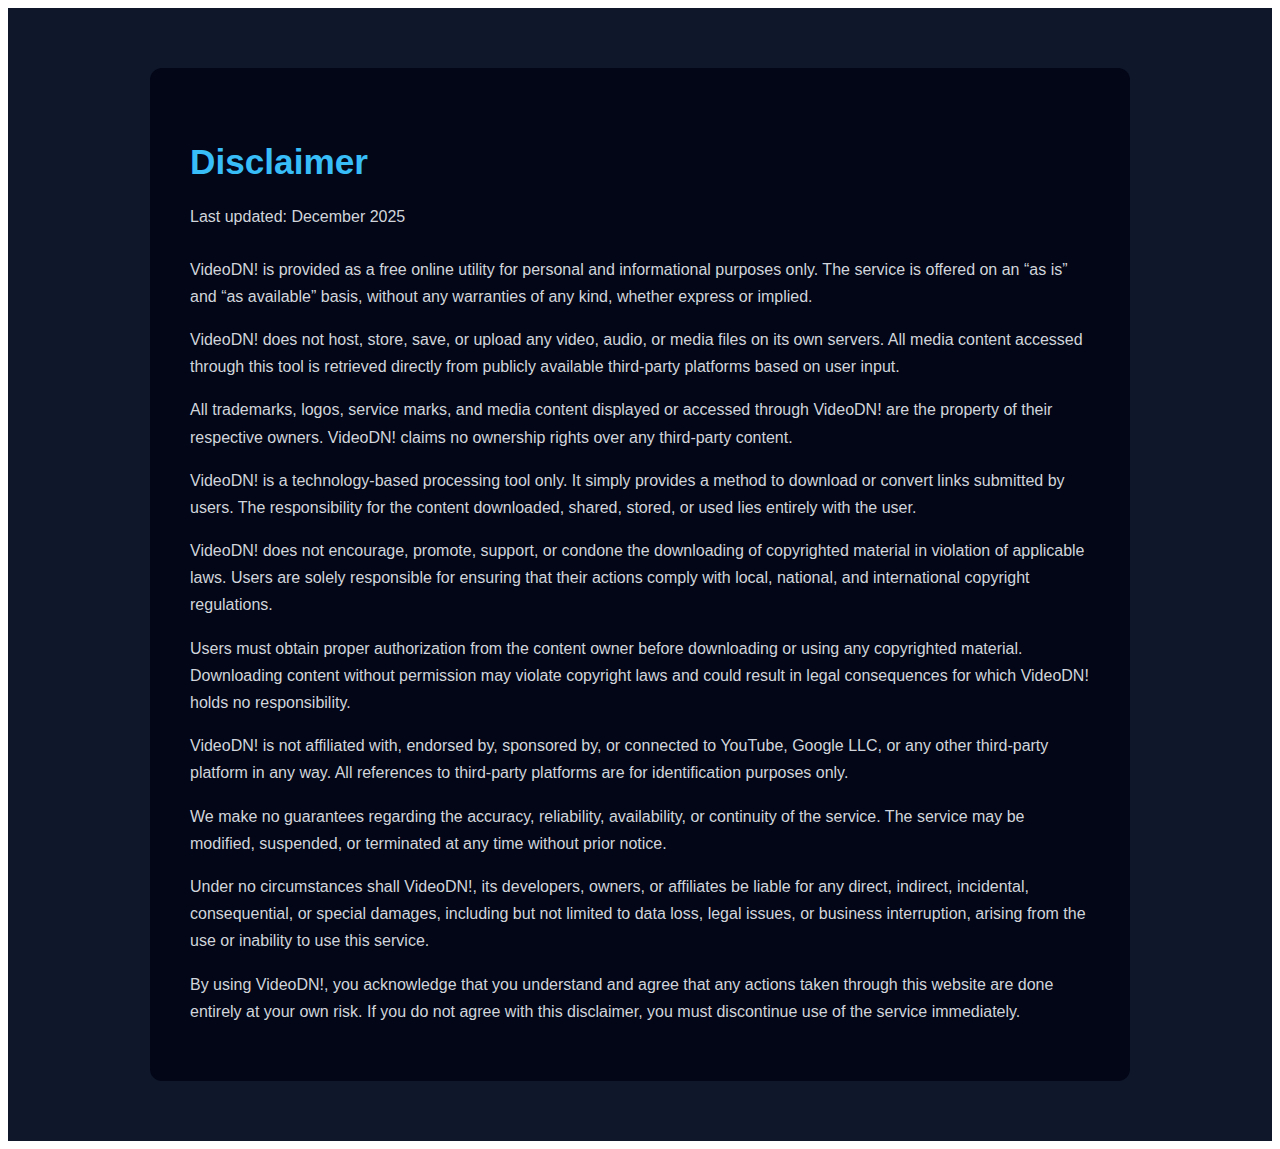
<file: desclaimer.html>
<!DOCTYPE html>
<html lang="en">
<head>
    <meta charset="UTF-8">
    <meta name="viewport" content="width=device-width, initial-scale=1.0">
    <link rel="stylesheet" href="legal-section.css">
    <title>Declaimer-VideoDN!</title>
</head>
<body>
    
    <section class="legal-section">
  <div class="legal-container">
    <h1>Disclaimer</h1>
    <p class="updated">Last updated: December 2025</p>

    <p>
      VideoDN! is provided as a free online utility for personal and informational
      purposes only. The service is offered on an “as is” and “as available” basis,
      without any warranties of any kind, whether express or implied.
    </p>

    <p>
      VideoDN! does not host, store, save, or upload any video, audio, or media files
      on its own servers. All media content accessed through this tool is retrieved
      directly from publicly available third-party platforms based on user input.
    </p>

    <p>
      All trademarks, logos, service marks, and media content displayed or accessed
      through VideoDN! are the property of their respective owners. VideoDN! claims
      no ownership rights over any third-party content.
    </p>

    <p>
      VideoDN! is a technology-based processing tool only. It simply provides a method
      to download or convert links submitted by users. The responsibility for the
      content downloaded, shared, stored, or used lies entirely with the user.
    </p>

    <p>
      VideoDN! does not encourage, promote, support, or condone the downloading of
      copyrighted material in violation of applicable laws. Users are solely
      responsible for ensuring that their actions comply with local, national,
      and international copyright regulations.
    </p>

    <p>
      Users must obtain proper authorization from the content owner before downloading
      or using any copyrighted material. Downloading content without permission may
      violate copyright laws and could result in legal consequences for which
      VideoDN! holds no responsibility.
    </p>

    <p>
      VideoDN! is not affiliated with, endorsed by, sponsored by, or connected to
      YouTube, Google LLC, or any other third-party platform in any way. All references
      to third-party platforms are for identification purposes only.
    </p>

    <p>
      We make no guarantees regarding the accuracy, reliability, availability, or
      continuity of the service. The service may be modified, suspended, or terminated
      at any time without prior notice.
    </p>

    <p>
      Under no circumstances shall VideoDN!, its developers, owners, or affiliates be
      liable for any direct, indirect, incidental, consequential, or special damages,
      including but not limited to data loss, legal issues, or business interruption,
      arising from the use or inability to use this service.
    </p>

    <p>
      By using VideoDN!, you acknowledge that you understand and agree that any actions
      taken through this website are done entirely at your own risk. If you do not
      agree with this disclaimer, you must discontinue use of the service immediately.
    </p>
  </div>
</section>


</body>
</html>
</file>
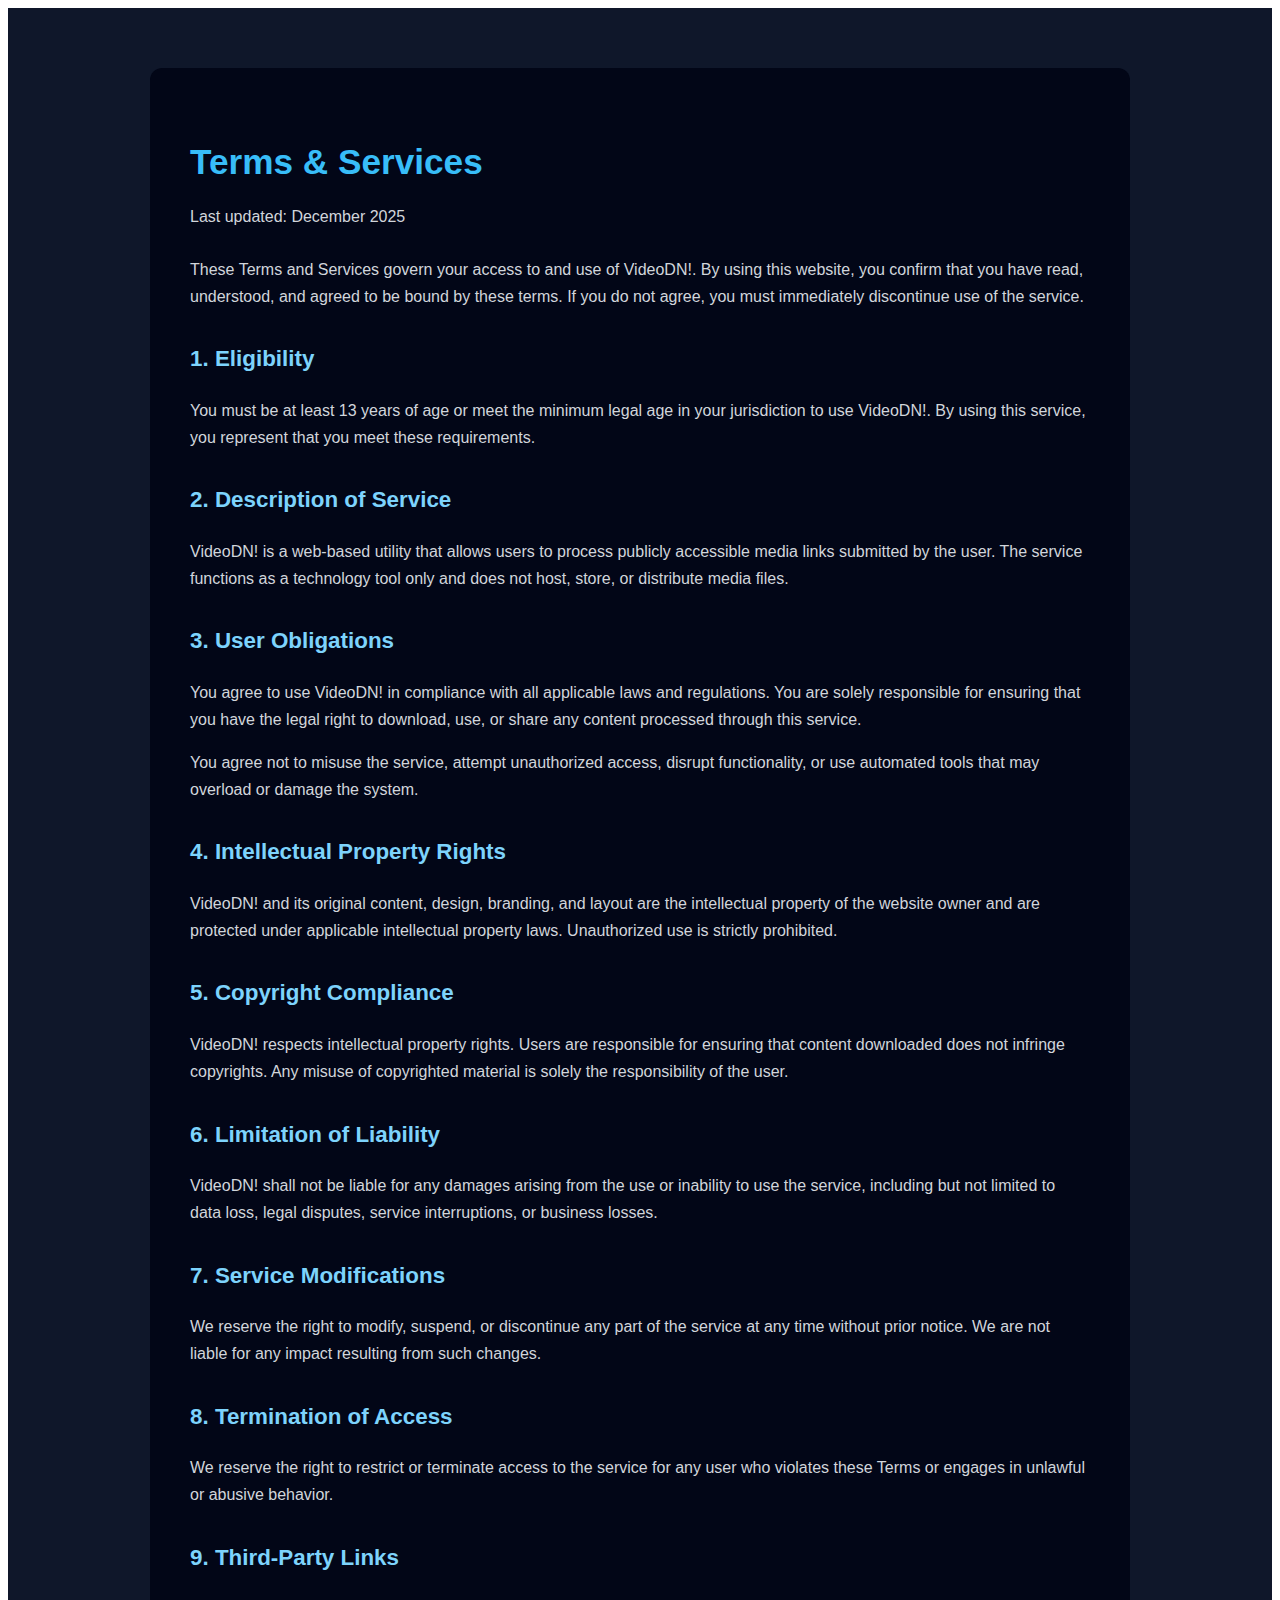
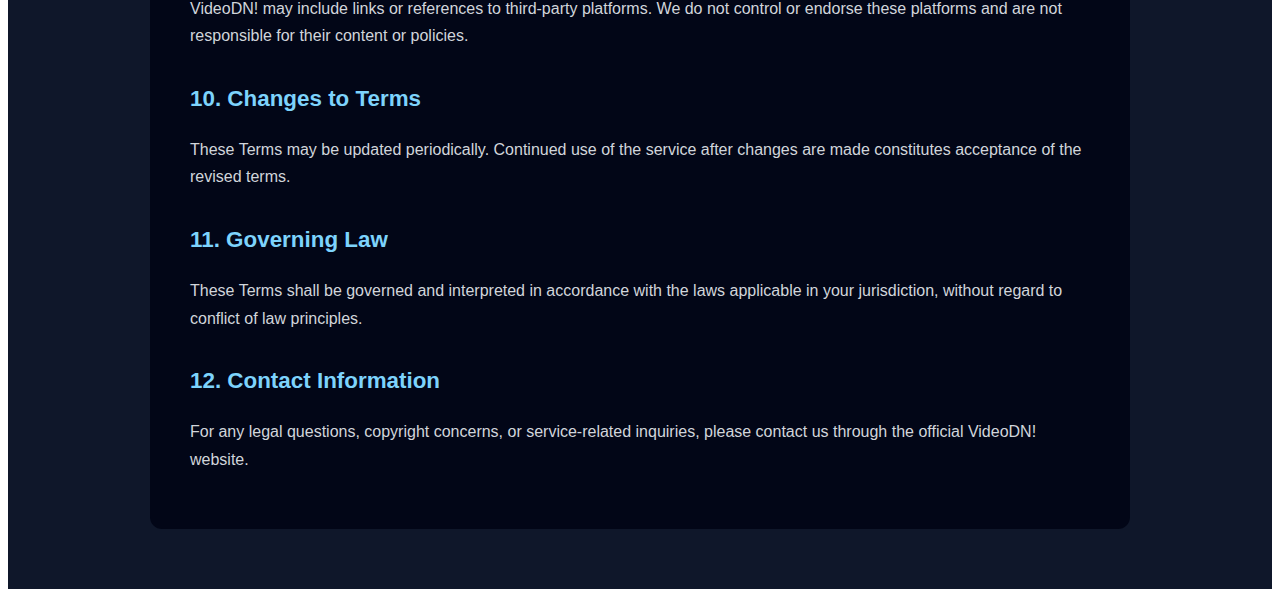
<file: terms&services.html>
<!DOCTYPE html>
<html lang="en">
<head>
    <meta charset="UTF-8">
    <meta name="viewport" content="width=device-width, initial-scale=1.0">
    <title>T&C-VideoDN!</title>
    <link rel="stylesheet" href="legal-section.css">
</head>
<body>
    <section class="legal-section">
  <div class="legal-container">
    <h1>Terms & Services</h1>
    <p class="updated">Last updated: December 2025</p>

    <p>
      These Terms and Services govern your access to and use of VideoDN!. By using
      this website, you confirm that you have read, understood, and agreed to be
      bound by these terms. If you do not agree, you must immediately discontinue
      use of the service.
    </p>

    <h2>1. Eligibility</h2>
    <p>
      You must be at least 13 years of age or meet the minimum legal age in your
      jurisdiction to use VideoDN!. By using this service, you represent that you
      meet these requirements.
    </p>

    <h2>2. Description of Service</h2>
    <p>
      VideoDN! is a web-based utility that allows users to process publicly
      accessible media links submitted by the user. The service functions as a
      technology tool only and does not host, store, or distribute media files.
    </p>

    <h2>3. User Obligations</h2>
    <p>
      You agree to use VideoDN! in compliance with all applicable laws and
      regulations. You are solely responsible for ensuring that you have the legal
      right to download, use, or share any content processed through this service.
    </p>

    <p>
      You agree not to misuse the service, attempt unauthorized access, disrupt
      functionality, or use automated tools that may overload or damage the system.
    </p>

    <h2>4. Intellectual Property Rights</h2>
    <p>
      VideoDN! and its original content, design, branding, and layout are the
      intellectual property of the website owner and are protected under applicable
      intellectual property laws. Unauthorized use is strictly prohibited.
    </p>

    <h2>5. Copyright Compliance</h2>
    <p>
      VideoDN! respects intellectual property rights. Users are responsible for
      ensuring that content downloaded does not infringe copyrights. Any misuse of
      copyrighted material is solely the responsibility of the user.
    </p>

    <h2>6. Limitation of Liability</h2>
    <p>
      VideoDN! shall not be liable for any damages arising from the use or inability
      to use the service, including but not limited to data loss, legal disputes,
      service interruptions, or business losses.
    </p>

    <h2>7. Service Modifications</h2>
    <p>
      We reserve the right to modify, suspend, or discontinue any part of the
      service at any time without prior notice. We are not liable for any impact
      resulting from such changes.
    </p>

    <h2>8. Termination of Access</h2>
    <p>
      We reserve the right to restrict or terminate access to the service for any
      user who violates these Terms or engages in unlawful or abusive behavior.
    </p>

    <h2>9. Third-Party Links</h2>
    <p>
      VideoDN! may include links or references to third-party platforms. We do not
      control or endorse these platforms and are not responsible for their content
      or policies.
    </p>

    <h2>10. Changes to Terms</h2>
    <p>
      These Terms may be updated periodically. Continued use of the service after
      changes are made constitutes acceptance of the revised terms.
    </p>

    <h2>11. Governing Law</h2>
    <p>
      These Terms shall be governed and interpreted in accordance with the laws
      applicable in your jurisdiction, without regard to conflict of law principles.
    </p>

    <h2>12. Contact Information</h2>
    <p>
      For any legal questions, copyright concerns, or service-related inquiries,
      please contact us through the official VideoDN! website.
    </p>
  </div>
</section>

</body>
</html>
</file>
<file: legal-section.css>
.legal-section {
  min-height: 100vh;
  background-color: #0f172a;
  padding: 60px 20px;
  color: #e5e7eb;
  font-family: Arial, Helvetica, sans-serif;
}

.legal-container {
  max-width: 900px;
  margin: auto;
  background-color: #020617;
  padding: 40px;
  border-radius: 12px;
  line-height: 1.7;
}

.legal-container h1 {
  font-size: 2.2rem;
  margin-bottom: 10px;
  color: #38bdf8;
}

.legal-container h2 {
  margin-top: 30px;
  font-size: 1.4rem;
  color: #7dd3fc;
}

.legal-container p {
  margin-top: 12px;
  font-size: 1rem;
  color: #d1d5db;
}

.updated {
  font-size: 0.9rem;
  color: #9ca3af;
  margin-bottom: 25px;
}


.paragraph{
    display: flex;
    justify-content: center;
    align-items: center;
}
</file>
